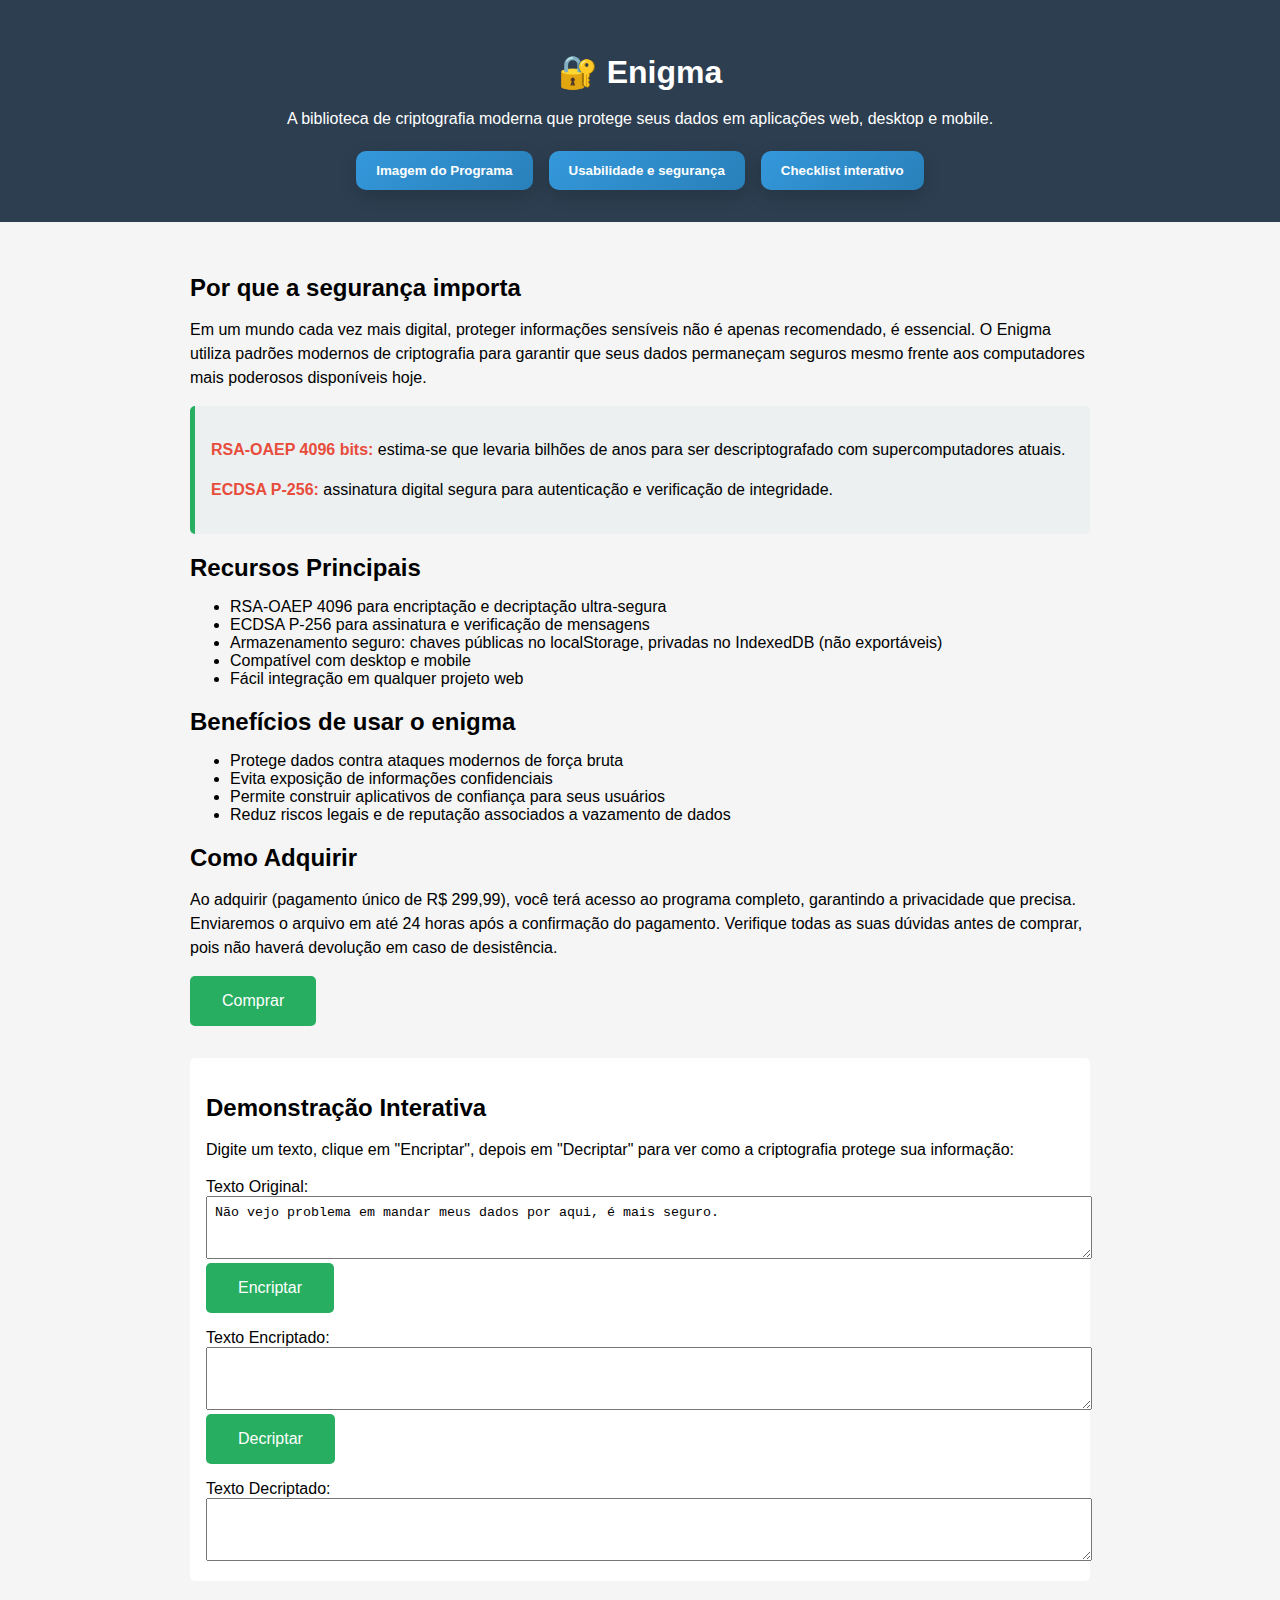
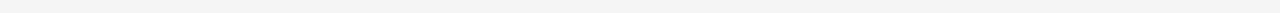
<file: index.html>
<!DOCTYPE html>
<html lang="pt-BR">
<head>
<meta charset="UTF-8">
<meta name="viewport" content="width=device-width, initial-scale=1.0">
<title>🔐 Enigma - Demonstração</title>
<link rel="stylesheet" href="style.css">
</head>
<body>
<header>
  <h1>🔐 Enigma</h1>
  <p>A biblioteca de criptografia moderna que protege seus dados em aplicações web, desktop e mobile.</p>

  <div class="popup-buttons" role="group" aria-label="Abrir conteúdos">
    <button class="popup-btn animated" onclick="openModal('Imagem do Enigma.png', 'Imagem do Programa')">
      Imagem do Programa
    </button>

    <button class="popup-btn animated" onclick="openModal('boas práticas de usabilidade e segurança.html', 'Usabilidade e segurança')">
      Usabilidade e segurança
    </button>

    <button class="popup-btn animated" onclick="openModal('checklist interativo.html', 'Checklist interativo')">
      Checklist interativo
    </button>
  </div>
</header>
<main>
  <h2>Por que a segurança importa</h2>
  <p>Em um mundo cada vez mais digital, proteger informações sensíveis não é apenas recomendado, é essencial. O Enigma utiliza padrões modernos de criptografia para garantir que seus dados permaneçam seguros mesmo frente aos computadores mais poderosos disponíveis hoje.</p>
  <div class="info-box">
    <p><span class="highlight">RSA-OAEP 4096 bits:</span> estima-se que levaria bilhões de anos para ser descriptografado com supercomputadores atuais.</p>
    <p><span class="highlight">ECDSA P-256:</span> assinatura digital segura para autenticação e verificação de integridade.</p>
  </div>

  <h2>Recursos Principais</h2>
  <ul>
    <li>RSA-OAEP 4096 para encriptação e decriptação ultra-segura</li>
    <li>ECDSA P-256 para assinatura e verificação de mensagens</li>
    <li>Armazenamento seguro: chaves públicas no localStorage, privadas no IndexedDB (não exportáveis)</li>
    <li>Compatível com desktop e mobile</li>
    <li>Fácil integração em qualquer projeto web</li>
  </ul>

  <h2>Benefícios de usar o enigma</h2>
  <ul>
    <li>Protege dados contra ataques modernos de força bruta</li>
    <li>Evita exposição de informações confidenciais</li>
    <li>Permite construir aplicativos de confiança para seus usuários</li>
    <li>Reduz riscos legais e de reputação associados a vazamento de dados</li>
  </ul>

  <h2>Como Adquirir</h2>
  <p>Ao adquirir (pagamento único de R$ 299,99), você terá acesso ao programa completo, garantindo a privacidade que precisa. Enviaremos o arquivo em até 24 horas após a confirmação do pagamento. Verifique todas as suas dúvidas antes de comprar, pois não haverá devolução em caso de desistência.</p>
  <a href="https://link.mercadopago.com.br/abrindoportas" class="button">Comprar</a>

  <div class="demo">
    <h2>Demonstração Interativa</h2>
    <p>Digite um texto, clique em "Encriptar", depois em "Decriptar" para ver como a criptografia protege sua informação:</p>
    <label for="plaintext">Texto Original:</label>
    <textarea id="plaintext" rows="3">Não vejo problema em mandar meus dados por aqui, é mais seguro.</textarea>

    <button class="button" id="encryptBtn">Encriptar</button>

    <label for="encrypted">Texto Encriptado:</label>
    <textarea id="encrypted" rows="3" readonly></textarea>

    <button class="button" id="decryptBtn">Decriptar</button>

    <label for="decrypted">Texto Decriptado:</label>
    <textarea id="decrypted" rows="3" readonly></textarea>
  </div>
</main>

<div id="modalOverlay" class="modal-overlay" aria-hidden="true" role="dialog" aria-modal="true">
  <div class="modal" role="document">
    <div class="modal-header">
      <div class="modal-title" id="modalTitle">Conteúdo</div>
      <button class="modal-close" aria-label="Fechar" onclick="closeModal()">✕</button>
    </div>
    <div class="modal-body" id="modalBody">

    </div>
  </div>
</div>

<script src="script.js"></script>
</body>
</html>
</file>
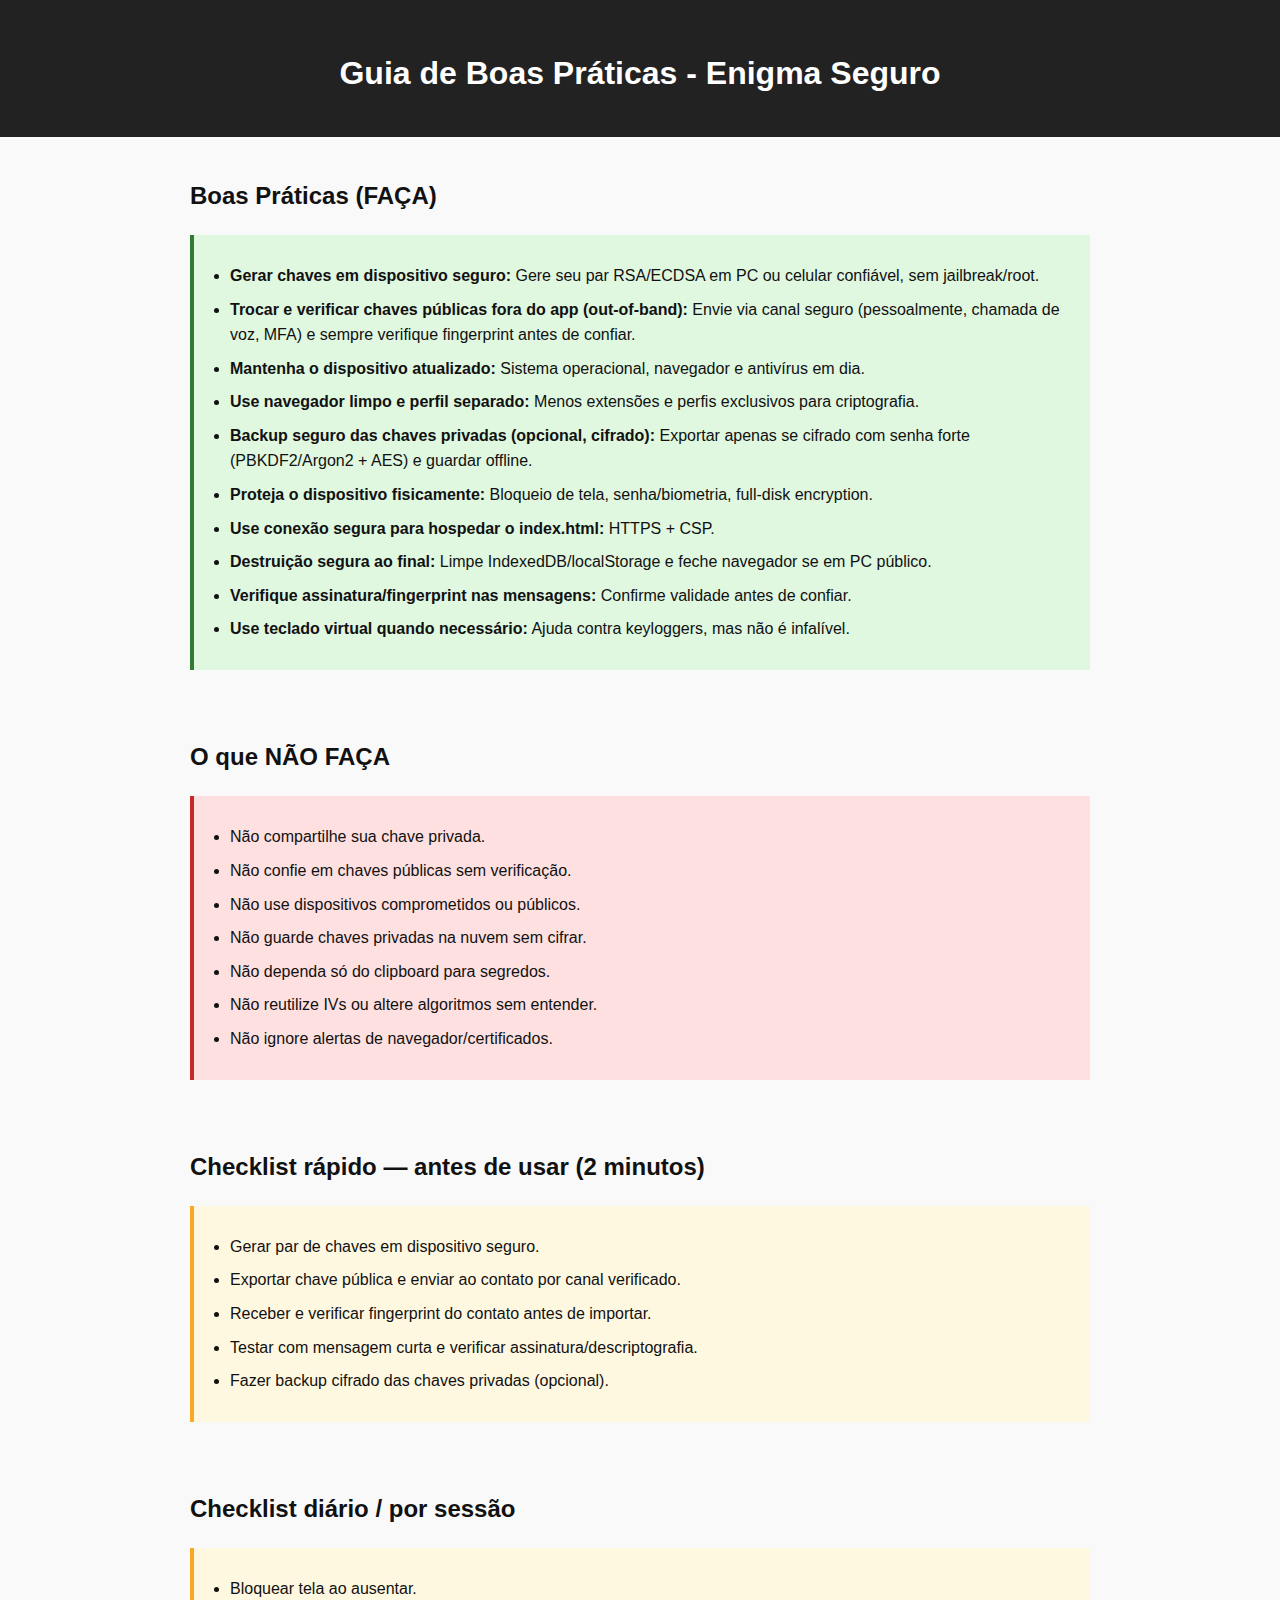
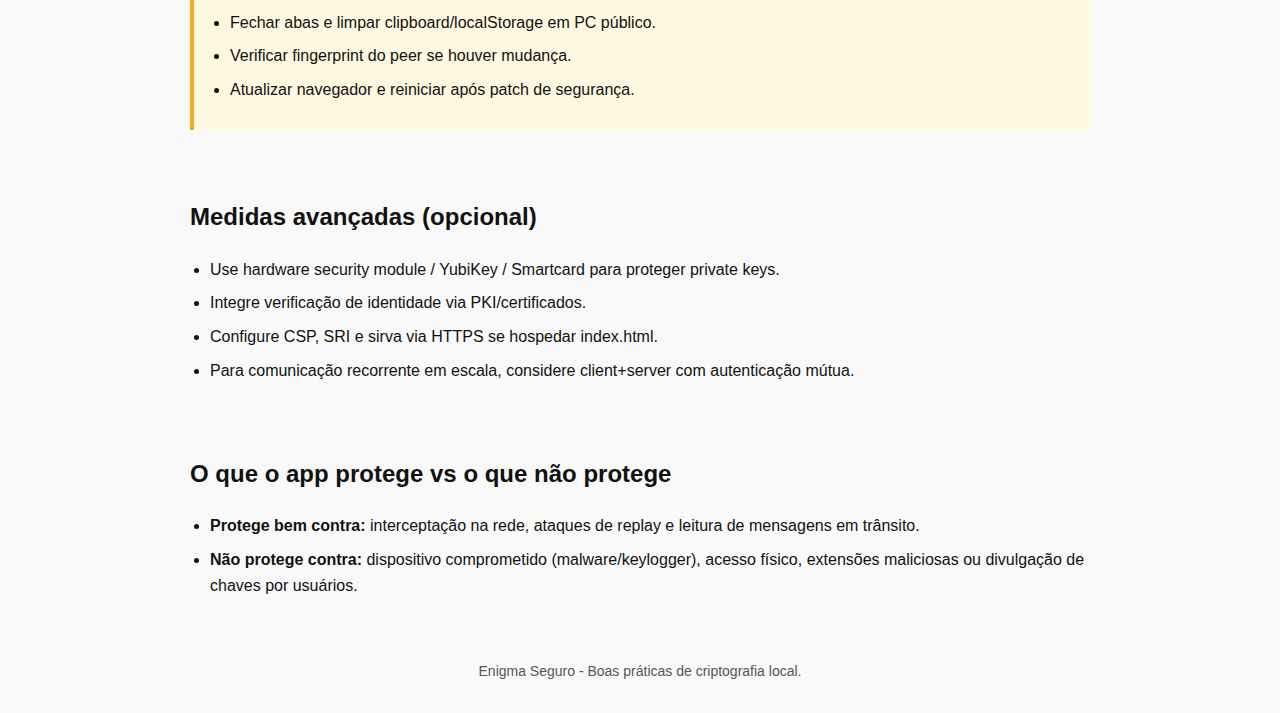
<file: boas práticas de usabilidade e segurança.html>
<!DOCTYPE html>
<html lang="pt-BR">
<head>
<meta charset="UTF-8">
<meta name="viewport" content="width=device-width, initial-scale=1.0">
<title>Guia de Boas Práticas - Enigma Seguro</title>
<style>
body {
  font-family: Arial, sans-serif;
  line-height: 1.6;
  margin: 0;
  padding: 0;
  background: #f9f9f9;
  color: #111;
}
header {
  background: #222;
  color: #fff;
  padding: 16px;
  text-align: center;
}
h1,h2,h3 {
  margin-top: 1em;
}
section {
  padding: 16px 24px;
  margin: 0 auto;
  max-width: 900px;
}
.do {
  background: #e0f7e0;
  border-left: 4px solid #2e7d32;
  padding: 12px 16px;
  margin: 12px 0;
}
.dont {
  background: #ffe0e0;
  border-left: 4px solid #c62828;
  padding: 12px 16px;
  margin: 12px 0;
}
ul { padding-left: 20px; }
li { margin-bottom: 8px; }
.checklist { background: #fff8e1; border-left: 4px solid #f9a825; padding: 12px 16px; margin: 12px 0; }
footer { text-align: center; font-size: 14px; padding: 16px; color: #555; }
</style>
</head>
<body>
<header>
  <h1>Guia de Boas Práticas - Enigma Seguro</h1>
</header>

<section>
  <h2>Boas Práticas (FAÇA)</h2>
  <div class="do">
    <ul>
      <li><strong>Gerar chaves em dispositivo seguro:</strong> Gere seu par RSA/ECDSA em PC ou celular confiável, sem jailbreak/root.</li>
      <li><strong>Trocar e verificar chaves públicas fora do app (out‑of‑band):</strong> Envie via canal seguro (pessoalmente, chamada de voz, MFA) e sempre verifique fingerprint antes de confiar.</li>
      <li><strong>Mantenha o dispositivo atualizado:</strong> Sistema operacional, navegador e antivírus em dia.</li>
      <li><strong>Use navegador limpo e perfil separado:</strong> Menos extensões e perfis exclusivos para criptografia.</li>
      <li><strong>Backup seguro das chaves privadas (opcional, cifrado):</strong> Exportar apenas se cifrado com senha forte (PBKDF2/Argon2 + AES) e guardar offline.</li>
      <li><strong>Proteja o dispositivo fisicamente:</strong> Bloqueio de tela, senha/biometria, full-disk encryption.</li>
      <li><strong>Use conexão segura para hospedar o index.html:</strong> HTTPS + CSP.</li>
      <li><strong>Destruição segura ao final:</strong> Limpe IndexedDB/localStorage e feche navegador se em PC público.</li>
      <li><strong>Verifique assinatura/fingerprint nas mensagens:</strong> Confirme validade antes de confiar.</li>
      <li><strong>Use teclado virtual quando necessário:</strong> Ajuda contra keyloggers, mas não é infalível.</li>
    </ul>
  </div>
</section>

<section>
  <h2>O que NÃO FAÇA</h2>
  <div class="dont">
    <ul>
      <li>Não compartilhe sua chave privada.</li>
      <li>Não confie em chaves públicas sem verificação.</li>
      <li>Não use dispositivos comprometidos ou públicos.</li>
      <li>Não guarde chaves privadas na nuvem sem cifrar.</li>
      <li>Não dependa só do clipboard para segredos.</li>
      <li>Não reutilize IVs ou altere algoritmos sem entender.</li>
      <li>Não ignore alertas de navegador/certificados.</li>
    </ul>
  </div>
</section>

<section>
  <h2>Checklist rápido — antes de usar (2 minutos)</h2>
  <div class="checklist">
    <ul>
      <li>Gerar par de chaves em dispositivo seguro.</li>
      <li>Exportar chave pública e enviar ao contato por canal verificado.</li>
      <li>Receber e verificar fingerprint do contato antes de importar.</li>
      <li>Testar com mensagem curta e verificar assinatura/descriptografia.</li>
      <li>Fazer backup cifrado das chaves privadas (opcional).</li>
    </ul>
  </div>
</section>

<section>
  <h2>Checklist diário / por sessão</h2>
  <div class="checklist">
    <ul>
      <li>Bloquear tela ao ausentar.</li>
      <li>Fechar abas e limpar clipboard/localStorage em PC público.</li>
      <li>Verificar fingerprint do peer se houver mudança.</li>
      <li>Atualizar navegador e reiniciar após patch de segurança.</li>
    </ul>
  </div>
</section>

<section>
  <h2>Medidas avançadas (opcional)</h2>
  <ul>
    <li>Use hardware security module / YubiKey / Smartcard para proteger private keys.</li>
    <li>Integre verificação de identidade via PKI/certificados.</li>
    <li>Configure CSP, SRI e sirva via HTTPS se hospedar index.html.</li>
    <li>Para comunicação recorrente em escala, considere client+server com autenticação mútua.</li>
  </ul>
</section>

<section>
  <h2>O que o app protege vs o que não protege</h2>
  <ul>
    <li><strong>Protege bem contra:</strong> interceptação na rede, ataques de replay e leitura de mensagens em trânsito.</li>
    <li><strong>Não protege contra:</strong> dispositivo comprometido (malware/keylogger), acesso físico, extensões maliciosas ou divulgação de chaves por usuários.</li>
  </ul>
</section>

<footer>
  <p>Enigma Seguro - Boas práticas de criptografia local.</p>
</footer>
</body>
</html>
</file>
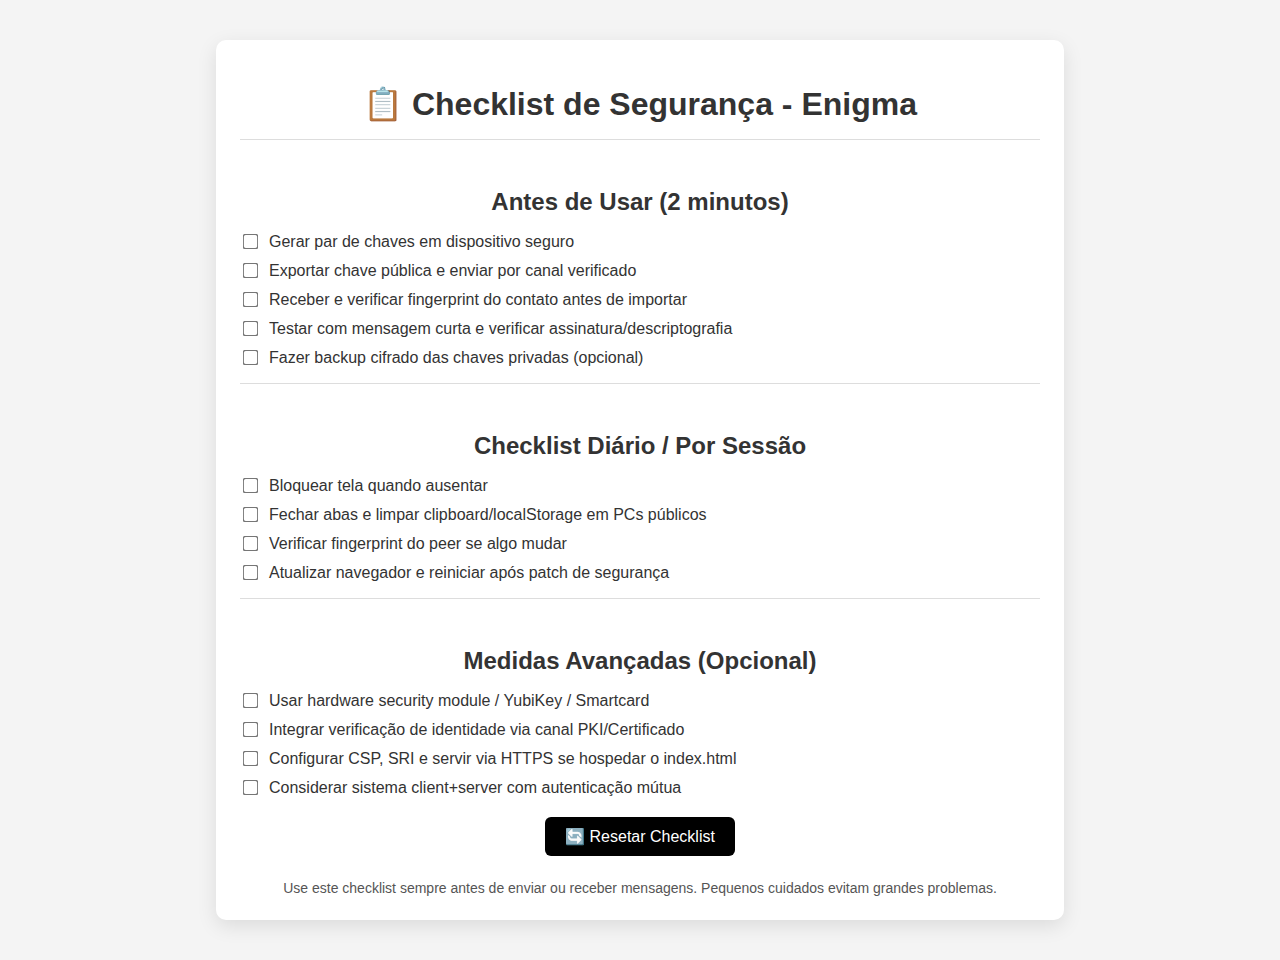
<file: checklist interativo.html>
<!DOCTYPE html>
<html lang="pt-BR">
<head>
<meta charset="UTF-8">
<meta name="viewport" content="width=device-width, initial-scale=1.0">
<title>Checklist de Segurança - Enigma</title>
<style>
  body {
    font-family: Arial, sans-serif;
    margin: 0; padding: 0;
    background: #f4f4f4; color: #333;
  }
  .container {
    max-width: 800px; margin: 40px auto;
    background: #fff; padding: 24px;
    border-radius: 10px; box-shadow: 0 6px 20px rgba(0,0,0,0.1);
  }
  h1, h2 {
    text-align: center; margin-bottom: 16px;
  }
  h2 {
    margin-top: 32px;
  }
  ul {
    list-style: none; padding-left: 0;
  }
  li {
    margin-bottom: 10px; display: flex; align-items: center;
  }
  input[type="checkbox"] {
    margin-right: 12px; transform: scale(1.2);
  }
  .section {
    border-top: 1px solid #ddd; padding-top: 16px; margin-top: 16px;
  }
  .footer {
    margin-top: 24px; font-size: 14px; color: #555; text-align: center;
  }
  button {
    display: block; margin: 20px auto 0;
    padding: 10px 20px; font-size: 16px;
    border: none; border-radius: 6px;
    background: #000; color: #fff; cursor: pointer;
  }
  button:hover {
    background: #333;
  }
</style>
</head>
<body>
<div class="container">
  <h1>📋 Checklist de Segurança - Enigma</h1>

  <div class="section">
    <h2>Antes de Usar (2 minutos)</h2>
    <ul>
      <li><input type="checkbox"> Gerar par de chaves em dispositivo seguro</li>
      <li><input type="checkbox"> Exportar chave pública e enviar por canal verificado</li>
      <li><input type="checkbox"> Receber e verificar fingerprint do contato antes de importar</li>
      <li><input type="checkbox"> Testar com mensagem curta e verificar assinatura/descriptografia</li>
      <li><input type="checkbox"> Fazer backup cifrado das chaves privadas (opcional)</li>
    </ul>
  </div>

  <div class="section">
    <h2>Checklist Diário / Por Sessão</h2>
    <ul>
      <li><input type="checkbox"> Bloquear tela quando ausentar</li>
      <li><input type="checkbox"> Fechar abas e limpar clipboard/localStorage em PCs públicos</li>
      <li><input type="checkbox"> Verificar fingerprint do peer se algo mudar</li>
      <li><input type="checkbox"> Atualizar navegador e reiniciar após patch de segurança</li>
    </ul>
  </div>

  <div class="section">
    <h2>Medidas Avançadas (Opcional)</h2>
    <ul>
      <li><input type="checkbox"> Usar hardware security module / YubiKey / Smartcard</li>
      <li><input type="checkbox"> Integrar verificação de identidade via canal PKI/Certificado</li>
      <li><input type="checkbox"> Configurar CSP, SRI e servir via HTTPS se hospedar o index.html</li>
      <li><input type="checkbox"> Considerar sistema client+server com autenticação mútua</li>
    </ul>
  </div>

  <button onclick="resetChecklist()">🔄 Resetar Checklist</button>

  <div class="footer">
    Use este checklist sempre antes de enviar ou receber mensagens. Pequenos cuidados evitam grandes problemas.
  </div>
</div>

<script>
function resetChecklist() {
  document.querySelectorAll('input[type="checkbox"]').forEach(cb => cb.checked = false);
  alert('Checklist resetado!');
}
</script>
</body>
</html>
</file>
<file: style.css>
body { font-family: Arial, sans-serif; margin: 0; padding: 0; background: #f5f5f5; }
header { background: #2c3e50; color: white; padding: 2rem; text-align: center; }
main { padding: 2rem; max-width: 900px; margin: auto; }
h1, h2 { margin-bottom: 1rem; }
p { margin-bottom: 1rem; line-height: 1.5; }
.button { display: inline-block; padding: 1rem 2rem; background: #27ae60; color: white; text-decoration: none; border-radius: 5px; cursor: pointer; border: none; font-size: 1rem; }
.button:hover { background: #2ecc71; }
.demo { background: white; padding: 1rem; border-radius: 5px; margin-top: 2rem; }
label { display: block; margin-top: 1rem; }
textarea { width: 100%; padding: 0.5rem; font-family: monospace; }
.highlight { font-weight: bold; color: #e74c3c; }
.info-box { background: #ecf0f1; padding: 1rem; border-left: 5px solid #27ae60; margin-top: 1rem; border-radius: 5px; }

.popup-buttons { margin-top: 1.25rem; display: flex; gap: 1rem; justify-content: center; align-items: center; flex-wrap: wrap; }
.popup-btn {
  padding: 0.75rem 1.25rem;
  background: linear-gradient(135deg,#3498db,#2980b9);
  color: #fff;
  border-radius: 10px;
  border: none;
  cursor: pointer;
  font-weight: 600;
  transform-origin: center;
  box-shadow: 0 6px 18px rgba(0,0,0,0.15);
  transition: transform .22s ease, box-shadow .22s ease;
  display: inline-flex;
  align-items: center;
  gap: .5rem;
}
.popup-btn:hover { transform: translateY(-6px) scale(1.02); box-shadow: 0 14px 30px rgba(0,0,0,0.18); }

@keyframes floaty {
  0% { transform: translateY(0px); }
  50% { transform: translateY(-6px); }
  100% { transform: translateY(0px); }
}
.popup-btn.animated { animation: floaty 3s ease-in-out infinite; }

.modal-overlay { position: fixed; inset: 0; background: rgba(0,0,0,0.6); display: none; align-items: center; justify-content: center; z-index: 9999; padding: 1rem; }

.modal { background: #fff; width: 90%; max-width: 1000px; height: 90vh; max-height: 90vh; border-radius: 8px; display: flex; flex-direction: column; box-shadow: 0 20px 60px rgba(0,0,0,0.4); }
.modal-header { display: flex; justify-content: space-between; align-items: center; padding: 0.75rem 1rem; background: #f7f7f7; border-bottom: 1px solid #e6e6e6; }
.modal-title { font-weight: 700; font-size: 1rem; }
.modal-close { background: transparent; border: none; font-size: 1.25rem; cursor: pointer; }

.modal-body { padding: 0; flex: 1 1 auto; display: flex; align-items: stretch; justify-content: stretch; height: calc(90vh - 56px); overflow: auto; }
.modal-body iframe { width: 100%; height: 100%; border: none; }
.modal-body img { width: 100%; height: auto; object-fit: contain; display: block; margin: 0 auto; max-height: 100%; background: #222; }

@media (max-width: 480px) {
  .popup-buttons { gap: .5rem; }
  .popup-btn { padding: .6rem .9rem; font-size: .9rem; border-radius: 8px; }
  .modal { width: 96%; height: 92vh; max-height: 92vh; }
  .modal-body { height: calc(92vh - 56px); }
}
</file>
